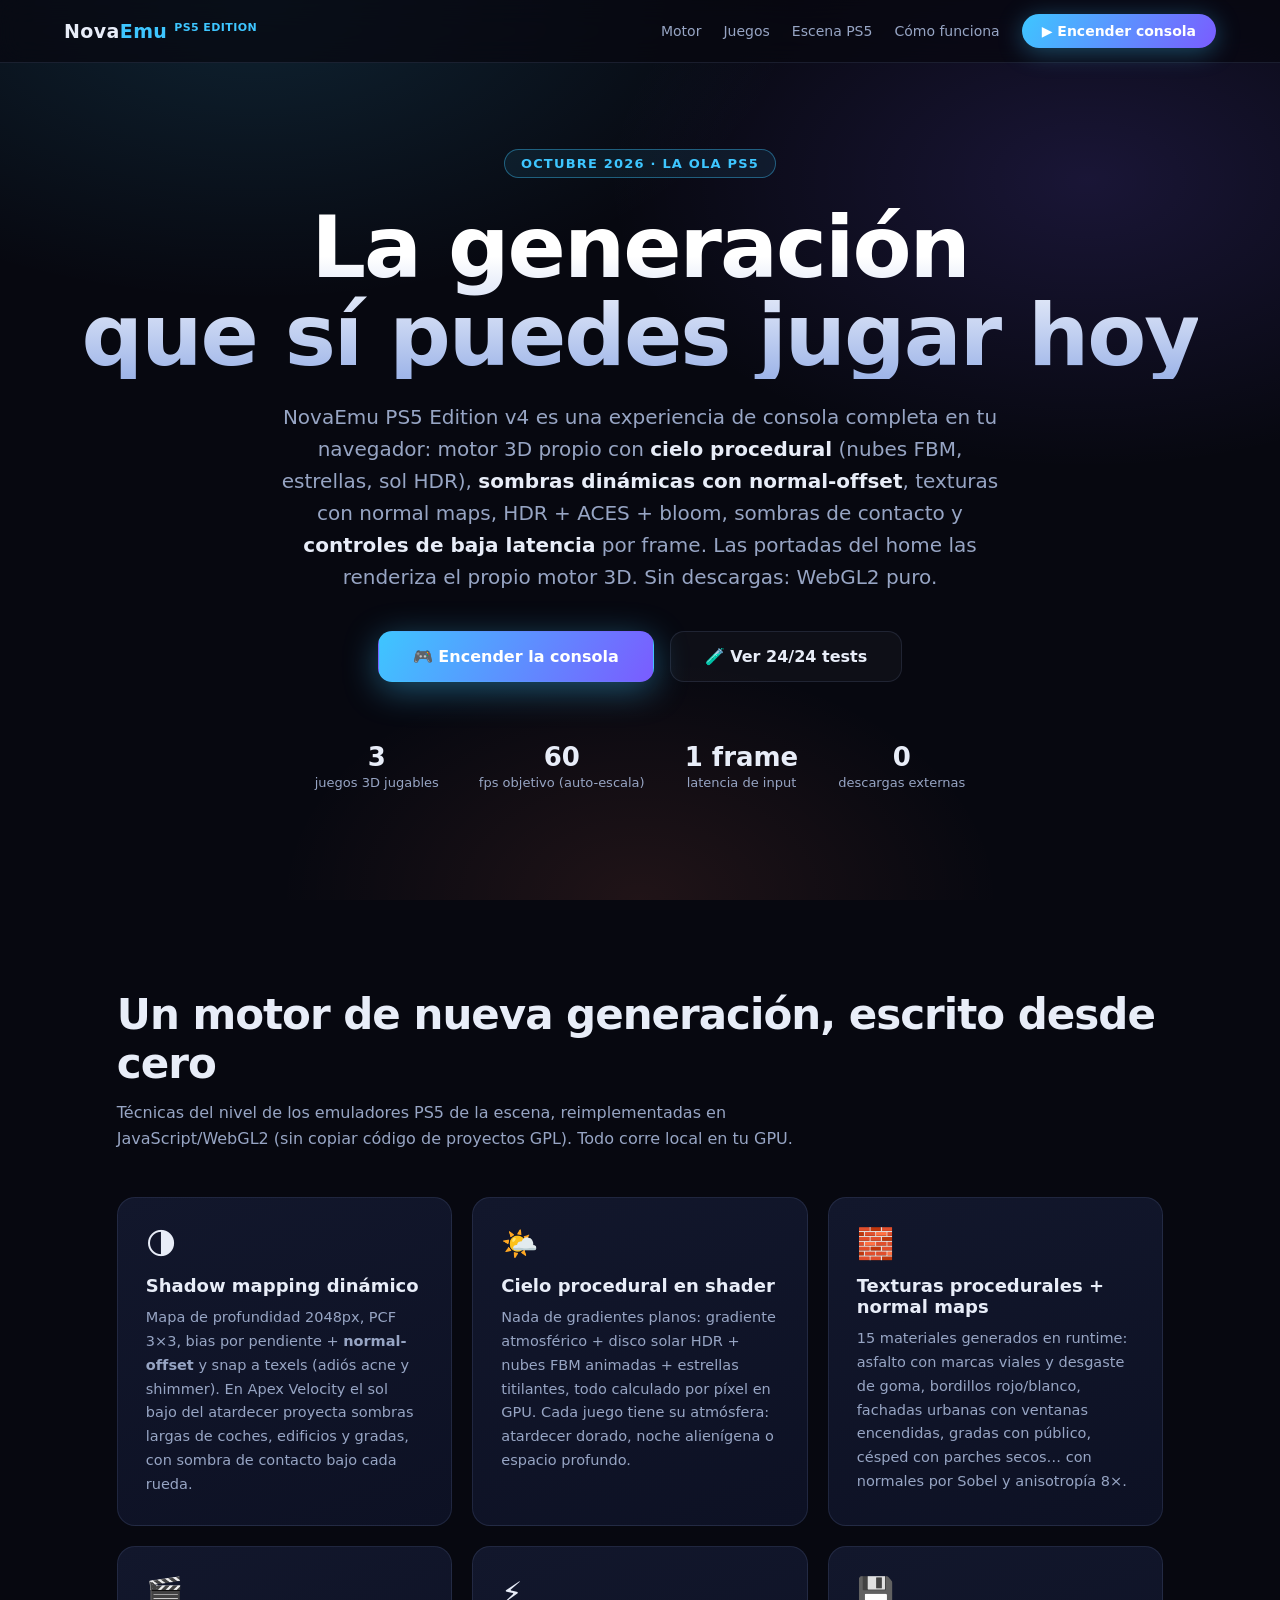
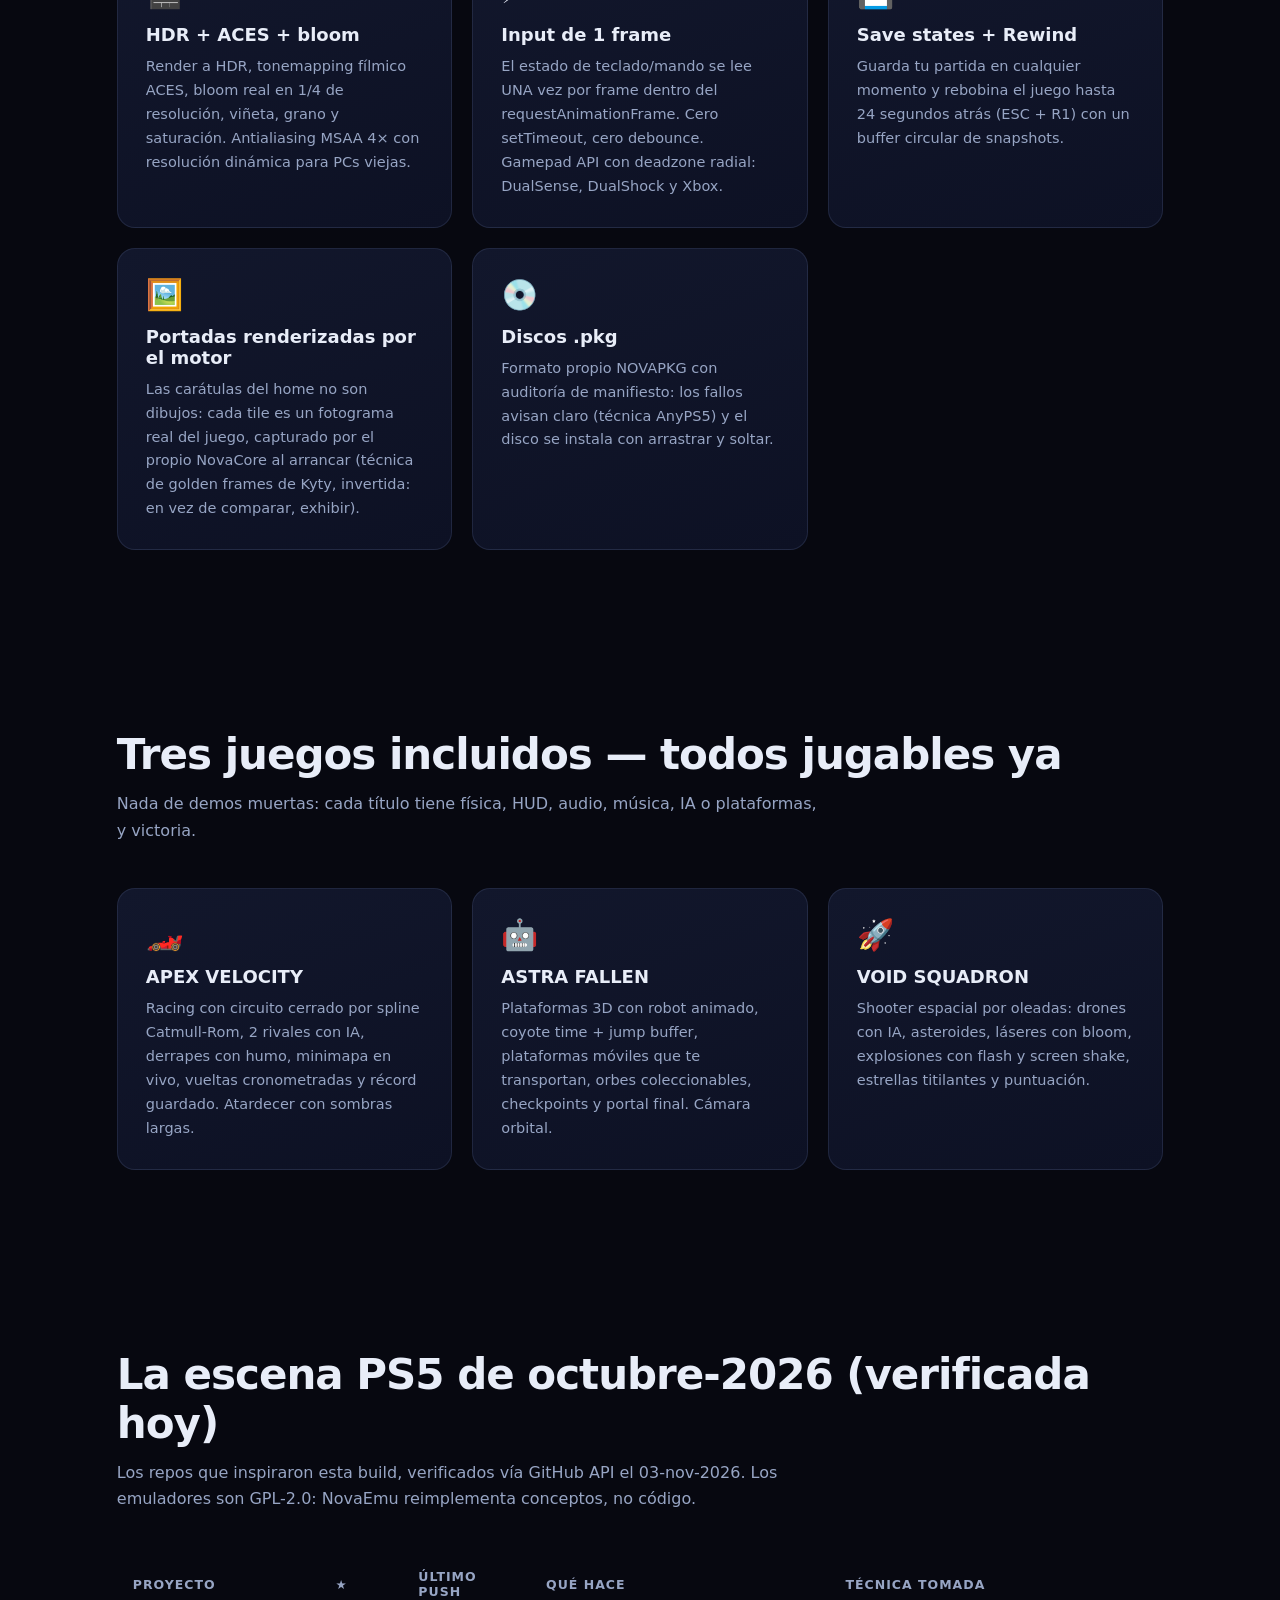
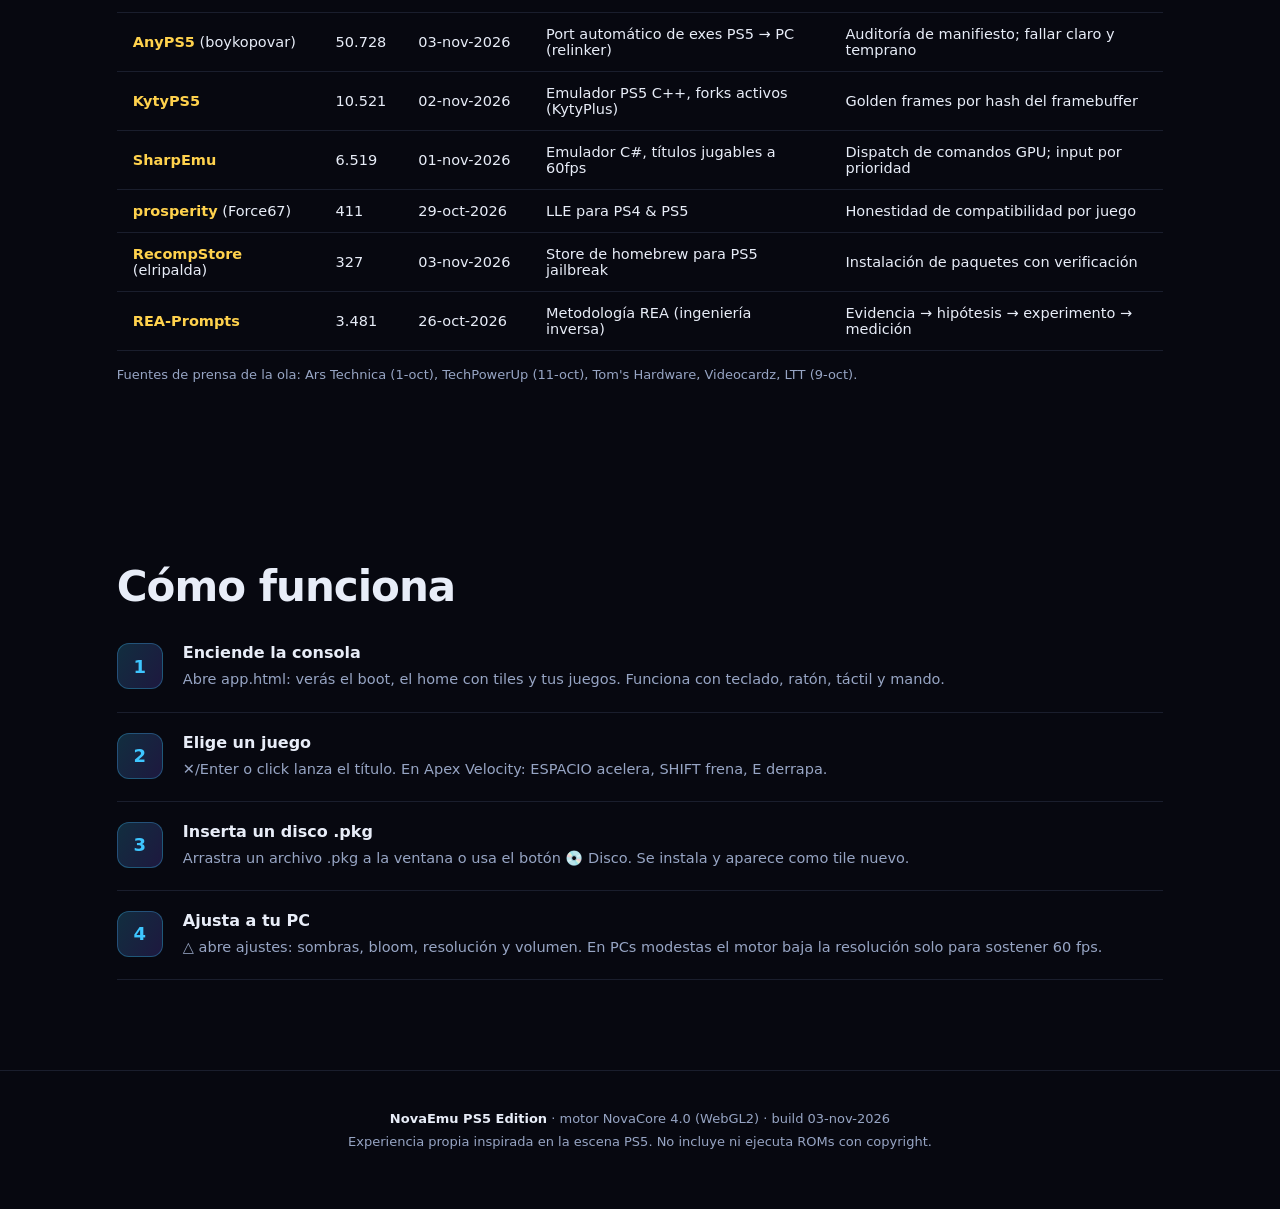
<file: docs/index.html>
<!DOCTYPE html>
<html lang="es">
<head>
<meta charset="UTF-8">
<meta name="viewport" content="width=device-width, initial-scale=1.0">
<title>NovaEmu PS5 Edition v4 — Emulador-experiencia PS5 en tu navegador</title>
<meta name="description" content="Motor WebGL2 con cielo procedural (nubes FBM + estrellas), shadow mapping con normal-offset, texturas procedurales con normal maps, HDR + ACES + bloom, sombras de contacto y controles de baja latencia. 3 juegos 3D jugables con portadas renderizadas por el motor real. Inspirado en la escena PS5 de octubre-2026.">
<link rel="icon" href="data:image/svg+xml,<svg xmlns='http://www.w3.org/2000/svg' viewBox='0 0 100 100'><text y='.9em' font-size='90'>🎮</text></svg>">
<link rel="stylesheet" href="site.css">
</head>
<body>

<header class="land-nav">
  <div class="land-logo">Nova<i>Emu</i> <span style="font-size:11px;color:var(--acc);vertical-align:super">PS5 EDITION</span></div>
  <nav>
    <a href="#motor">Motor</a>
    <a href="#juegos">Juegos</a>
    <a href="#escena">Escena PS5</a>
    <a href="#como">Cómo funciona</a>
    <a class="land-cta" href="app.html">▶ Encender consola</a>
  </nav>
</header>

<section class="hero">
  <div class="hero-badge">OCTUBRE 2026 · LA OLA PS5</div>
  <h1>La generación<br>que sí puedes jugar hoy</h1>
  <p class="lead">NovaEmu PS5 Edition v4 es una experiencia de consola completa en tu navegador:
  motor 3D propio con <b style="color:var(--txt)">cielo procedural</b> (nubes FBM, estrellas, sol HDR),
  <b style="color:var(--txt)">sombras dinámicas con normal-offset</b>, texturas con normal maps,
  HDR + ACES + bloom, sombras de contacto y <b style="color:var(--txt)">controles de baja latencia</b> por frame.
  Las portadas del home las renderiza el propio motor 3D. Sin descargas: WebGL2 puro.</p>
  <div class="hero-btns">
    <a class="btn primary" href="app.html">🎮 Encender la consola</a>
    <a class="btn ghost" href="tests.html">🧪 Ver 24/24 tests</a>
  </div>
  <div class="hero-stats">
    <div class="hstat"><b>3</b><span>juegos 3D jugables</span></div>
    <div class="hstat"><b>60</b><span>fps objetivo (auto-escala)</span></div>
    <div class="hstat"><b>1 frame</b><span>latencia de input</span></div>
    <div class="hstat"><b>0</b><span>descargas externas</span></div>
  </div>
</section>

<section class="land-sec" id="motor">
  <h2>Un motor de nueva generación, escrito desde cero</h2>
  <p class="sub">Técnicas del nivel de los emuladores PS5 de la escena, reimplementadas en JavaScript/WebGL2
  (sin copiar código de proyectos GPL). Todo corre local en tu GPU.</p>
  <div class="grid3">
    <div class="card"><div class="ico">🌗</div><h3>Shadow mapping dinámico</h3>
      <p>Mapa de profundidad 2048px, PCF 3×3, bias por pendiente + <b>normal-offset</b> y snap a texels
      (adiós acne y shimmer). En Apex Velocity el sol bajo del atardecer proyecta sombras largas de coches,
      edificios y gradas, con sombra de contacto bajo cada rueda.</p></div>
    <div class="card"><div class="ico">🌤️</div><h3>Cielo procedural en shader</h3>
      <p>Nada de gradientes planos: gradiente atmosférico + disco solar HDR + nubes FBM animadas
      + estrellas titilantes, todo calculado por píxel en GPU. Cada juego tiene su atmósfera:
      atardecer dorado, noche alienígena o espacio profundo.</p></div>
    <div class="card"><div class="ico">🧱</div><h3>Texturas procedurales + normal maps</h3>
      <p>15 materiales generados en runtime: asfalto con marcas viales y desgaste de goma, bordillos
      rojo/blanco, fachadas urbanas con ventanas encendidas, gradas con público, césped con parches
      secos… con normales por Sobel y anisotropía 8×.</p></div>
    <div class="card"><div class="ico">🎬</div><h3>HDR + ACES + bloom</h3>
      <p>Render a HDR, tonemapping fílmico ACES, bloom real en 1/4 de resolución, viñeta, grano y
      saturación. Antialiasing MSAA 4× con resolución dinámica para PCs viejas.</p></div>
    <div class="card"><div class="ico">⚡</div><h3>Input de 1 frame</h3>
      <p>El estado de teclado/mando se lee UNA vez por frame dentro del requestAnimationFrame.
      Cero setTimeout, cero debounce. Gamepad API con deadzone radial: DualSense, DualShock y Xbox.</p></div>
    <div class="card"><div class="ico">💾</div><h3>Save states + Rewind</h3>
      <p>Guarda tu partida en cualquier momento y rebobina el juego hasta 24 segundos atrás
      (ESC + R1) con un buffer circular de snapshots.</p></div>
    <div class="card"><div class="ico">🖼️</div><h3>Portadas renderizadas por el motor</h3>
      <p>Las carátulas del home no son dibujos: cada tile es un fotograma real del juego, capturado
      por el propio NovaCore al arrancar (técnica de golden frames de Kyty, invertida: en vez de
      comparar, exhibir).</p></div>
    <div class="card"><div class="ico">💿</div><h3>Discos .pkg</h3>
      <p>Formato propio NOVAPKG con auditoría de manifiesto: los fallos avisan claro (técnica AnyPS5)
      y el disco se instala con arrastrar y soltar.</p></div>
  </div>
</section>

<section class="land-sec" id="juegos">
  <h2>Tres juegos incluidos — todos jugables ya</h2>
  <p class="sub">Nada de demos muertas: cada título tiene física, HUD, audio, música, IA o plataformas, y victoria.</p>
  <div class="grid3">
    <div class="card"><div class="ico">🏎️</div><h3>APEX VELOCITY</h3>
      <p>Racing con circuito cerrado por spline Catmull-Rom, 2 rivales con IA, derrapes con humo,
      minimapa en vivo, vueltas cronometradas y récord guardado. Atardecer con sombras largas.</p></div>
    <div class="card"><div class="ico">🤖</div><h3>ASTRA FALLEN</h3>
      <p>Plataformas 3D con robot animado, coyote time + jump buffer, plataformas móviles que te
      transportan, orbes coleccionables, checkpoints y portal final. Cámara orbital.</p></div>
    <div class="card"><div class="ico">🚀</div><h3>VOID SQUADRON</h3>
      <p>Shooter espacial por oleadas: drones con IA, asteroides, láseres con bloom, explosiones con
      flash y screen shake, estrellas titilantes y puntuación.</p></div>
  </div>
</section>

<section class="land-sec" id="escena">
  <h2>La escena PS5 de octubre-2026 (verificada hoy)</h2>
  <p class="sub">Los repos que inspiraron esta build, verificados vía GitHub API el 03-nov-2026.
  Los emuladores son GPL-2.0: NovaEmu reimplementa conceptos, no código.</p>
  <table class="scene-table">
    <thead><tr><th>Proyecto</th><th>★</th><th>Último push</th><th>Qué hace</th><th>Técnica tomada</th></tr></thead>
    <tbody>
      <tr><td><b>AnyPS5</b> (boykopovar)</td><td>50.728</td><td>03-nov-2026</td><td>Port automático de exes PS5 → PC (relinker)</td><td>Auditoría de manifiesto; fallar claro y temprano</td></tr>
      <tr><td><b>KytyPS5</b></td><td>10.521</td><td>02-nov-2026</td><td>Emulador PS5 C++, forks activos (KytyPlus)</td><td>Golden frames por hash del framebuffer</td></tr>
      <tr><td><b>SharpEmu</b></td><td>6.519</td><td>01-nov-2026</td><td>Emulador C#, títulos jugables a 60fps</td><td>Dispatch de comandos GPU; input por prioridad</td></tr>
      <tr><td><b>prosperity</b> (Force67)</td><td>411</td><td>29-oct-2026</td><td>LLE para PS4 & PS5</td><td>Honestidad de compatibilidad por juego</td></tr>
      <tr><td><b>RecompStore</b> (elripalda)</td><td>327</td><td>03-nov-2026</td><td>Store de homebrew para PS5 jailbreak</td><td>Instalación de paquetes con verificación</td></tr>
      <tr><td><b>REA-Prompts</b></td><td>3.481</td><td>26-oct-2026</td><td>Metodología REA (ingeniería inversa)</td><td>Evidencia → hipótesis → experimento → medición</td></tr>
    </tbody>
  </table>
  <p style="color:var(--dim);font-size:13px;margin-top:16px">Fuentes de prensa de la ola: Ars Technica (1-oct), TechPowerUp (11-oct), Tom's Hardware, Videocardz, LTT (9-oct).</p>
</section>

<section class="land-sec" id="como">
  <h2>Cómo funciona</h2>
  <div class="steps">
    <div class="step"><div><h4>Enciende la consola</h4><p>Abre app.html: verás el boot, el home con tiles y tus juegos. Funciona con teclado, ratón, táctil y mando.</p></div></div>
    <div class="step"><div><h4>Elige un juego</h4><p>✕/Enter o click lanza el título. En Apex Velocity: ESPACIO acelera, SHIFT frena, E derrapa.</p></div></div>
    <div class="step"><div><h4>Inserta un disco .pkg</h4><p>Arrastra un archivo .pkg a la ventana o usa el botón 💿 Disco. Se instala y aparece como tile nuevo.</p></div></div>
    <div class="step"><div><h4>Ajusta a tu PC</h4><p>△ abre ajustes: sombras, bloom, resolución y volumen. En PCs modestas el motor baja la resolución solo para sostener 60 fps.</p></div></div>
  </div>
</section>

<footer class="land-foot">
  <p><b>NovaEmu PS5 Edition</b> · motor NovaCore 4.0 (WebGL2) · build 03-nov-2026</p>
  <p style="margin-top:8px">Experiencia propia inspirada en la escena PS5. No incluye ni ejecuta ROMs con copyright.</p>
</footer>

</body>
</html>
</file>
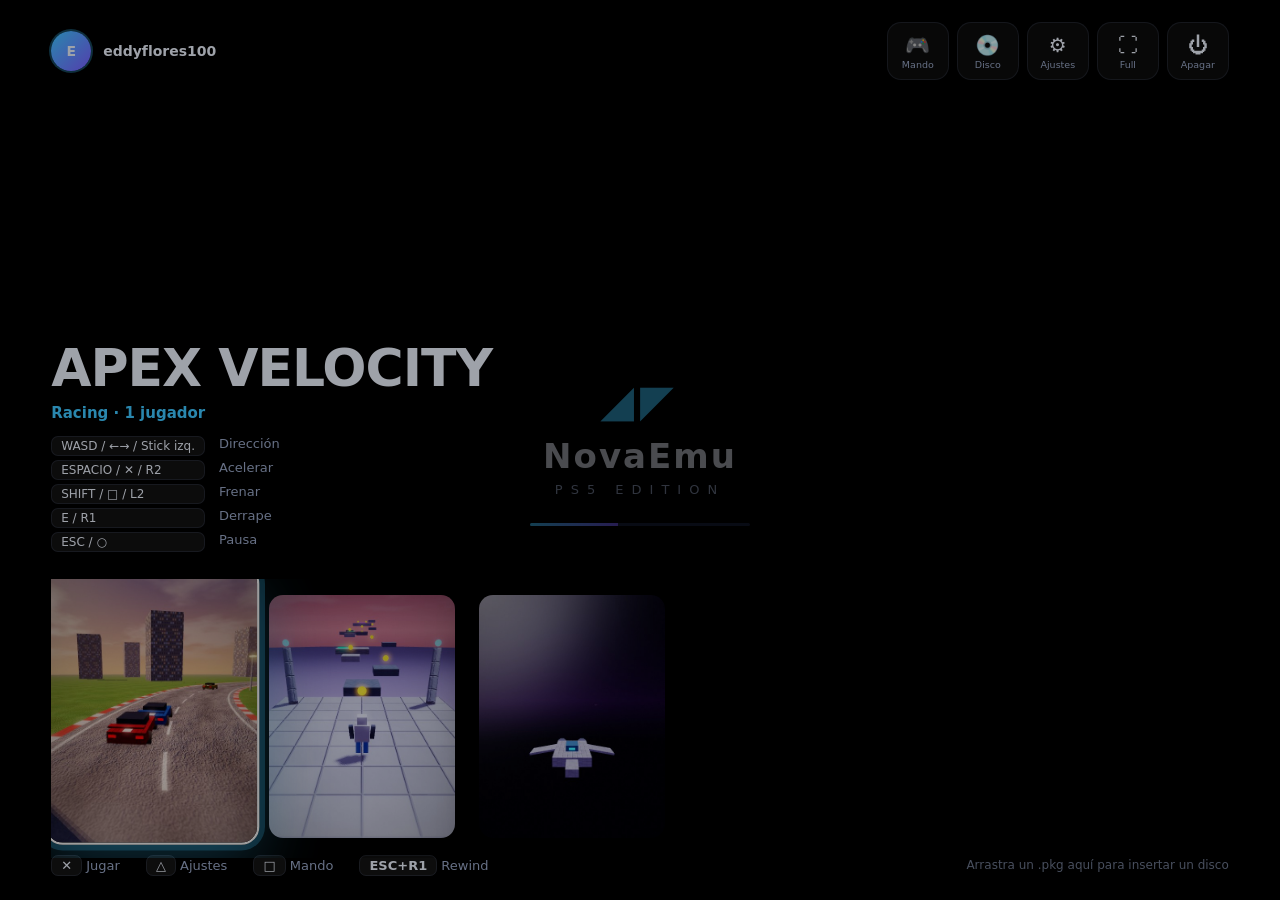
<file: docs/app.html>
<!DOCTYPE html>
<html lang="es">
<head>
<meta charset="UTF-8">
<meta name="viewport" content="width=device-width, initial-scale=1.0, user-scalable=no, viewport-fit=cover">
<title>NovaEmu PS5 Edition — Consola</title>
<meta name="description" content="Emulador-experiencia PS5 en el navegador: 3 juegos 3D con sombras dinámicas, texturas procedurales y controles de baja latencia.">
<link rel="icon" href="data:image/svg+xml,<svg xmlns='http://www.w3.org/2000/svg' viewBox='0 0 100 100'><text y='.9em' font-size='90'>🎮</text></svg>">
<link rel="stylesheet" href="site.css">
</head>
<body class="app-body">
  <!-- fondo animado del home -->
  <canvas id="nv-bg"></canvas>

  <!-- lienzo del juego (WebGL2) -->
  <canvas id="nv-canvas"></canvas>

  <!-- HUD del juego -->
  <div id="nv-hud" class="hidden"></div>

  <!-- FPS -->
  <div id="nv-fps"></div>

  <!-- indicador rewind -->
  <div id="nv-rewind">◄◄ REWIND (ESC+R1)</div>

  <!-- toast -->
  <div id="nv-toast"></div>

  <!-- boot -->
  <div id="nv-boot">
    <div class="boot-logo">
      <div class="boot-sym">◢◤</div>
      <div class="boot-name">NovaEmu</div>
      <div class="boot-sub">PS5 EDITION</div>
      <div class="boot-bar"><i></i></div>
    </div>
  </div>

  <!-- HOME -->
  <div id="nv-home">
    <header class="nv-top">
      <div class="nv-user">
        <div class="nv-avatar">E</div>
        <span>eddyflores100</span>
      </div>
      <nav class="nv-funcs">
        <button id="nv-ctl-btn" class="nv-func" title="Test de mando (□)">🎮<label>Mando</label></button>
        <button id="nv-disc-btn" class="nv-func" title="Insertar disco .pkg">💿<label>Disco</label></button>
        <button id="nv-set-btn" class="nv-func" title="Ajustes (△)">⚙️<label>Ajustes</label></button>
        <button id="nv-fs-btn" class="nv-func" title="Pantalla completa">⛶<label>Full</label></button>
        <button id="nv-pw-btn" class="nv-func" title="Apagar">⏻<label>Apagar</label></button>
      </nav>
    </header>

    <main class="nv-main">
      <div class="nv-info">
        <h1 id="nv-title">APEX VELOCITY</h1>
        <p id="nv-genre">Racing · 1 jugador</p>
        <div id="nv-controls" class="nv-controls"></div>
      </div>
      <div id="nv-row" class="nv-row"></div>
      <footer class="nv-hints">
        <span><b>✕</b> Jugar</span>
        <span><b>△</b> Ajustes</span>
        <span><b>□</b> Mando</span>
        <span><b>ESC+R1</b> Rewind</span>
        <span class="nv-dragtip">Arrastra un .pkg aquí para insertar un disco</span>
      </footer>
    </main>
    <input type="file" id="nv-disc-input" accept=".pkg,.json,application/json" hidden>
  </div>

  <!-- PAUSA -->
  <div id="nv-pause" class="hidden">
    <div class="pause-box">
      <h2>PAUSA</h2>
      <button id="nv-pause-resume">▶ Continuar</button>
      <button id="nv-pause-save">💾 Guardar partida</button>
      <button id="nv-pause-load">📂 Cargar partida</button>
      <button id="nv-pause-restart">↻ Reiniciar</button>
      <button id="nv-pause-set">⚙ Ajustes</button>
      <button id="nv-pause-quit" class="danger">✕ Salir al inicio</button>
      <p class="pause-hint">✕ / Enter continúa · ○ / ESC vuelve</p>
    </div>
  </div>

  <!-- PANEL: mando -->
  <div id="panel-ctl" class="nv-panel">
    <div class="panel-box">
      <h3>Test de mando <button data-close class="x">✕</button></h3>
      <canvas id="ctl-canvas" width="460" height="300"></canvas>
      <p class="panel-note">Mueve sticks y botones: se leen por frame (RAF), latencia mínima. Compatible DualSense/DualShock/Xbox (Gamepad API).</p>
    </div>
  </div>

  <!-- PANEL: ajustes -->
  <div id="panel-set" class="nv-panel">
    <div class="panel-box">
      <h3>Ajustes <button data-close class="x">✕</button></h3>
      <div class="set-row"><label>Volumen</label><input id="set-volume" type="range" min="0" max="1" step="0.05"></div>
      <div class="set-row"><label>Sombras</label>
        <select id="set-shadows">
          <option value="high">Alta (2048px)</option>
          <option value="med">Media (1024px)</option>
          <option value="off">Desactivadas</option>
        </select></div>
      <div class="set-row"><label>Bloom</label><input id="set-bloom" type="checkbox"></div>
      <div class="set-row"><label>Resolución</label>
        <select id="set-res">
          <option value="auto">Automática (60 fps)</option>
          <option value="1">100%</option>
          <option value="0.75">75%</option>
          <option value="0.6">60%</option>
        </select></div>
      <div class="set-row"><label>Contador FPS</label><input id="set-fps" type="checkbox"></div>
      <p class="panel-note">En PCs viejas el motor baja la resolución sola para mantener 60 fps (resolución dinámica).</p>
    </div>
  </div>

  <!-- PANEL: ayuda -->
  <div id="panel-help" class="nv-panel">
    <div class="panel-box">
      <h3>Controles <button data-close class="x">✕</button></h3>
      <div id="nv-controls-modal"></div>
    </div>
  </div>

  <script src="assets/nova-core.js"></script>
  <script src="assets/nova-tex.js"></script>
  <script src="assets/input.js"></script>
  <script src="assets/audio.js"></script>
  <script src="assets/pkg.js"></script>
  <script src="assets/game-racer.js"></script>
  <script src="assets/game-runner.js"></script>
  <script src="assets/game-space.js"></script>
  <script src="assets/console.js"></script>
</body>
</html>
</file>
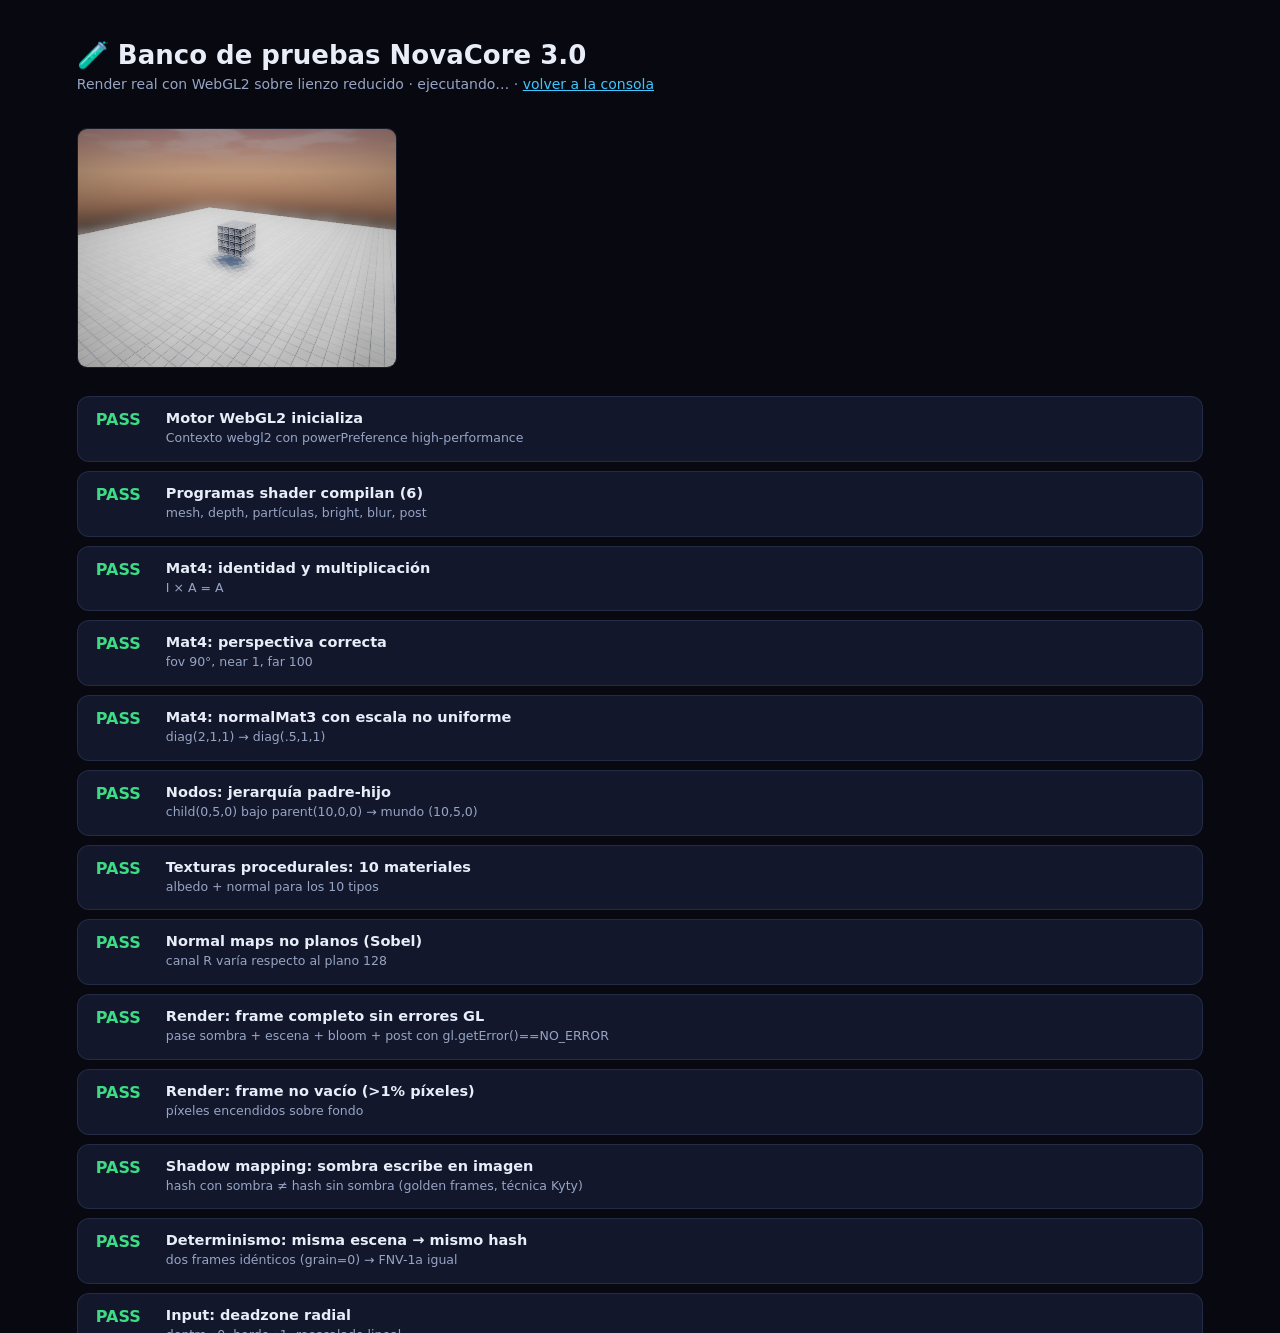
<file: docs/tests.html>
<!DOCTYPE html>
<html lang="es">
<head>
<meta charset="UTF-8">
<meta name="viewport" content="width=device-width, initial-scale=1.0">
<title>NovaEmu — Banco de pruebas (18 tests)</title>
<link rel="icon" href="data:image/svg+xml,<svg xmlns='http://www.w3.org/2000/svg' viewBox='0 0 100 100'><text y='.9em' font-size='90'>🧪</text></svg>">
<style>
  :root { --bg:#070810; --card:#12172c; --line:rgba(140,160,220,.14); --txt:#e8edf8; --dim:#97a5c4; --ok:#3ddc84; --fail:#ff5d6c; --acc:#3ec6ff; }
  * { margin:0; padding:0; box-sizing:border-box; }
  body { font-family:'Inter','Segoe UI',system-ui,sans-serif; background:var(--bg); color:var(--txt); padding:40px 6vw; }
  h1 { font-size:26px; margin-bottom:6px; }
  .sum { color:var(--dim); margin-bottom:26px; font-size:14px; }
  .sum b.ok { color:var(--ok); } .sum b.fail { color:var(--fail); }
  .test { display:flex; gap:14px; align-items:flex-start; padding:13px 18px; border:1px solid var(--line); border-radius:12px; margin-bottom:9px; background:var(--card); }
  .test .st { font-weight:800; width:56px; flex:0 0 56px; }
  .test.pass .st { color:var(--ok); } .test.fail .st { color:var(--fail); }
  .test h3 { font-size:14.5px; margin-bottom:3px; }
  .test p { color:var(--dim); font-size:12.5px; line-height:1.5; }
  #glcanvas { width:320px; height:240px; border:1px solid var(--line); border-radius:10px; margin: 10px 0 24px; }
  a { color:var(--acc); }
</style>
</head>
<body>
<h1>🧪 Banco de pruebas NovaCore 3.0</h1>
<p class="sum">Render real con WebGL2 sobre lienzo reducido · <span id="summary">ejecutando…</span> · <a href="app.html">volver a la consola</a></p>
<canvas id="glcanvas" width="320" height="240"></canvas>
<div id="results"></div>

<script src="assets/nova-core.js"></script>
<script src="assets/nova-tex.js"></script>
<script src="assets/input.js"></script>
<script src="assets/audio.js"></script>
<script src="assets/pkg.js"></script>
<script src="assets/game-racer.js"></script>
<script src="assets/game-runner.js"></script>
<script src="assets/game-space.js"></script>
<script>
'use strict';
(() => {
  const R = document.getElementById('results');
  const tests = [];
  const T = (name, fn, desc) => tests.push({ name, fn, desc });
  const ok = [], fail = [];
  window.__jsErrors = 0;
  window.onerror = () => { window.__jsErrors++; };

  function add(name, passed, info) {
    const d = document.createElement('div');
    d.className = 'test ' + (passed ? 'pass' : 'fail');
    d.innerHTML = `<div class="st">${passed ? 'PASS' : 'FAIL'}</div><div><h3>${name}</h3><p>${info || ''}</p></div>`;
    R.appendChild(d);
    (passed ? ok : fail).push(name);
  }

  /* ---------- setup del motor real ---------- */
  let renderer, texF, geoF, scene;
  const canvas = document.getElementById('glcanvas');
  try {
    renderer = new NovaCore.NovaRenderer(canvas, { shadowSize: 512, autoRes: false, grain: 0 });
    texF = new NovaTex.TexFactory(renderer);
    geoF = new NovaTex.GeoFactory(renderer);
  } catch (e) {
    add('Motor WebGL2 inicializa', false, e.message);
  }

  function buildScene() {
    scene = [];
    const mTiles = texF.get('tiles', 128, 3);
    const ground = new NovaCore.Node(geoF.plane(20, 20, 1, 1, 4, true), { albedo: mTiles.albedo, normal: mTiles.normal, rough: mTiles.rough, normalScale: mTiles.normalScale, castShadow: false });
    scene.push(ground);
    const box = new NovaCore.Node(geoF.box(1, 1, 1, 1), { albedo: texF.get('hull', 128, 5).albedo, normal: texF.get('hull', 128, 5).normal, rough: 0.4, metal: 0.5 });
    box.pos = [0, 1.2, 0];
    scene.push(box);
    const sky = new NovaCore.Node(geoF.sphere(60, 16, 10, true), { albedo: texF.skyGradient([{ t: 0, c: [30, 40, 80] }, { t: 1, c: [200, 140, 90] }]), unlit: true, sky: true, emissive: [1, 1, 1], castShadow: false });
    scene.push(sky);
    return scene;
  }

  function renderFrame(strength) {
    renderer.sun.strength = strength;
    renderer.camera.pos = [4, 3.5, 6];
    renderer.camera.target = [0, 0.8, 0];
    renderer.render(buildScene(), null, 0.016);
    return renderer.frameHash();
  }

  /* ---------- TESTS ---------- */
  T('Motor WebGL2 inicializa', () => {
    return !!renderer && renderer.gl instanceof WebGL2RenderingContext;
  }, 'Contexto webgl2 con powerPreference high-performance');

  T('Programas shader compilan (6)', () => {
    return !!(renderer.mesh.prog && renderer.depth.prog && renderer.part.prog && renderer.bright.prog && renderer.blur.prog && renderer.post.prog);
  }, 'mesh, depth, partículas, bright, blur, post');

  T('Mat4: identidad y multiplicación', () => {
    const I = NovaCore.M4.ident(), A = NovaCore.M4.ident();
    A[0] = 2; A[5] = 3; A[10] = 4; A[12] = 5; A[13] = 6; A[14] = 7;
    const out = NovaCore.M4.mul(NovaCore.M4.ident(), I, A);
    return out[0] === 2 && out[5] === 3 && out[10] === 4 && out[12] === 5 && out[13] === 6 && out[14] === 7;
  }, 'I × A = A');

  T('Mat4: perspectiva correcta', () => {
    const p = NovaCore.M4.perspective(NovaCore.M4.ident(), Math.PI / 2, 1, 1, 100);
    // f=1/tan(45°)=1; [10]=(far+near)/(near-far) = 101/-99 ≈ -1.0202; [14] = 2*100/−99 ≈ −2.0202
    return Math.abs(p[0] - 1) < 1e-6 && Math.abs(p[10] + 1.020202) < 1e-4 && Math.abs(p[14] + 2.020202) < 1e-4 && p[11] === -1;
  }, 'fov 90°, near 1, far 100');

  T('Mat4: normalMat3 con escala no uniforme', () => {
    const m = NovaCore.M4.compose(NovaCore.M4.ident(), [0, 0, 0], [0, 0, 0], [2, 1, 1]);
    const n = NovaCore.M4.normalMat3(new Float32Array(9), m);
    // inversa-traspuesta de diag(2,1,1) = diag(0.5,1,1)
    return Math.abs(n[0] - 0.5) < 1e-6 && Math.abs(n[4] - 1) < 1e-6 && Math.abs(n[8] - 1) < 1e-6;
  }, 'diag(2,1,1) → diag(.5,1,1)');

  T('Nodos: jerarquía padre-hijo', () => {
    const parent = new NovaCore.Node(geoF.box(1, 1, 1), {});
    parent.pos = [10, 0, 0];
    const child = new NovaCore.Node(geoF.box(1, 1, 1), {});
    child.pos = [0, 5, 0]; child.parent = parent;
    parent.world(); const p = NovaCore.M4.transformPoint(child.world(), [0, 0, 0]);
    return Math.abs(p[0] - 10) < 1e-6 && Math.abs(p[1] - 5) < 1e-6;
  }, 'child(0,5,0) bajo parent(10,0,0) → mundo (10,5,0)');

  T('Texturas procedurales: 10 materiales', () => {
    const kinds = ['asphalt', 'concrete', 'tiles', 'brushed', 'hull', 'grass', 'sand', 'hexpanel', 'marble', 'neon'];
    for (const k of kinds) {
      const s = texF.get(k, 128, 11);
      if (!s.albedo || !s.normal || !s.albedo.tex) return false;
    }
    return true;
  }, 'albedo + normal para los 10 tipos');

  T('Normal maps no planos (Sobel)', () => {
    const gl = renderer.gl;
    const s = texF.get('tiles', 128, 3);
    gl.bindFramebuffer(gl.FRAMEBUFFER, null);
    const fb = gl.createFramebuffer();
    gl.bindFramebuffer(gl.FRAMEBUFFER, fb);
    gl.framebufferTexture2D(gl.FRAMEBUFFER, gl.COLOR_ATTACHMENT0, gl.TEXTURE_2D, s.normal.tex, 0);
    const px = new Uint8Array(128 * 128 * 4);
    gl.readPixels(0, 0, 128, 128, gl.RGBA, gl.UNSIGNED_BYTE, px);
    gl.deleteFramebuffer(fb);
    gl.bindFramebuffer(gl.FRAMEBUFFER, null);
    let varSum = 0;
    for (let i = 0; i < px.length; i += 4 * 97) varSum += Math.abs(px[i] - 128);
    return varSum > 500; // variación real en canal R
  }, 'canal R varía respecto al plano 128');

  T('Render: frame completo sin errores GL', () => {
    renderFrame(1);
    const errs = renderer.glErrors();
    return errs === 0;
  }, 'pase sombra + escena + bloom + post con gl.getError()==NO_ERROR');

  T('Render: frame no vacío (>1% píxeles)', () => {
    const h = renderFrame(1);
    const ratio = h.nonBlack / (h.w * h.h);
    return ratio > 0.01;
  }, `píxeles encendidos sobre fondo`);

  T('Shadow mapping: sombra escribe en imagen', () => {
    const withS = renderFrame(1);
    const noS = renderFrame(0);
    return withS.hash !== noS.hash;
  }, 'hash con sombra ≠ hash sin sombra (golden frames, técnica Kyty)');

  T('Determinismo: misma escena → mismo hash', () => {
    const a = renderFrame(1), b = renderFrame(1);
    return a.hash === b.hash;
  }, 'dos frames idénticos (grain=0) → FNV-1a igual');

  T('Input: deadzone radial', () => {
    const dz = NovaInput.applyDeadzone;
    const c1 = dz(0.1, 0), c2 = dz(1, 0), c3 = dz(0.5, 0);
    return c1[0] === 0 && Math.abs(c2[0] - 1) < 1e-6 && Math.abs(c3[0] - (0.5 - 0.18) / 0.82) < 1e-6;
  }, 'dentro→0, borde→1, reescalado lineal');

  T('Input: edge detection por frame', () => {
    const inp = new NovaInput(canvas);
    window.dispatchEvent(new KeyboardEvent('keydown', { code: 'Space', bubbles: true, cancelable: true }));
    inp.update();
    const first = inp.pressed('cross');
    inp.update();
    const second = inp.pressed('cross');
    window.dispatchEvent(new KeyboardEvent('keyup', { code: 'Space', bubbles: true }));
    inp.update();
    const released = inp.released('cross');
    return first === true && second === false && released === true;
  }, 'keydown → pressed solo 1 frame; keyup → released');

  T('PKG: disco válido se acepta', () => {
    const v = NovaPKG.validate({ magic: 'NOVAPKG', format: 3, game: 'racer', title: 'Test' });
    return v.ok === true && v.warns.length === 0;
  }, 'magic+format+game correctos');

  T('PKG: disco inválido se rechaza', () => {
    const v = NovaPKG.validate({ magic: 'XXXX', game: '' });
    return v.ok === false && v.errs.length >= 1;
  }, 'magic incorrecto + sin game → errores claros');

  T('Audio: API presente y sintetizador completo', () => {
    const supported = !!(window.AudioContext || window.webkitAudioContext);
    const a = new NovaAudio();
    const methods = ['unlock', 'sfx', 'engineStart', 'engineUpdate', 'engineStop', 'musicStart', 'musicStop'].every(m => typeof a[m] === 'function');
    return supported && methods;
  }, 'AudioContext disponible + 7 métodos del sintetizador');

  T('Juegos: 3 registros con interfaz completa', () => {
    const G = window.NovaGames;
    const need = ['create', 'title', 'controls', 'gradient'];
    return ['racer', 'runner', 'space'].every(k => G[k] && need.every(n => G[k][n] !== undefined));
  }, 'racer, runner, space con create/controls/portada');

  T('Save state: ida y vuelta serializable', () => {
    const fake = { pos: [1.5, 2, -3.25], vel: [0, 0, 0], got: [true, false] };
    const rt = JSON.parse(JSON.stringify(fake));
    return rt.pos[0] === 1.5 && rt.pos[2] === -3.25 && rt.got[0] === true;
  }, 'JSON round-trip sin pérdida');

  T('Texturas v4: materiales nuevos presentes', () => {
    const K = NovaTex.TEX_KINDS;
    return ['road', 'curb', 'facade', 'crowd', 'blob'].every(k => typeof K[k] === 'function');
  }, 'road/curb/facade/crowd/blob generan');

  T('Texturas v4: blob con canal alpha real', () => {
    const N = NovaTex.makeNoise(1);
    const d = NovaTex.TEX_KINDS.blob(N, 32);
    return !!(d.alpha && d.alpha[0] === 0 && d.alpha[(16 * 32 + 16)] > 100);
  }, 'borde transparente, centro opaco (sombra de contacto)');

  T('Cielo procedural: uniforms compilados en el programa', () => {
    const u = renderer.mesh.u;
    return u.uSkyTop !== undefined && u.uSkyHor !== undefined && u.uSkyGnd !== undefined
      && u.uCloudAmt !== undefined && u.uStarsAmt !== undefined && u.uNorOffset !== undefined;
  }, 'skyTop/skyHor/skyGnd/clouds/stars/norOffset activos');

  T('Input: fallback de teclado (evento sin code)', () => {
    const inp = new NovaInput(document.createElement('canvas'));
    dispatchEvent(new KeyboardEvent('keydown', { code: '', key: 'a' }));
    inp.update();
    const mx = inp.state.mx;
    dispatchEvent(new KeyboardEvent('keyup', { code: '', key: 'a' }));
    inp.update();
    return mx === -1 && inp.state.mx === 0;
  }, 'e.key deducido cuando code viene vacío; suelto vuelve a 0');

  T('Portadas 3D: pipeline fixedSize renderiza y exporta', () => {
    const cv = document.createElement('canvas');
    cv.width = 64; cv.height = 64;
    const R = new NovaCore.NovaRenderer(cv, { shadowSize: 256, preserve: true, fixedSize: true });
    const tf = new NovaTex.TexFactory(R), gf = new NovaTex.GeoFactory(R);
    const m = tf.get('tiles', 64, 3);
    const n = new NovaCore.Node(gf.box(1, 1, 1, 1), { albedo: m.albedo, normal: m.normal, rough: 0.4 });
    n.pos = [0, 0, 2.2];
    R.camera.pos = [0, 0, 0]; R.camera.target = [0, 0, 1];
    R.render([n], null, 0.016);
    const url = cv.toDataURL('image/jpeg', 0.8);
    const errs = R.glErrors();
    return url.startsWith('data:image/jpeg') && url.length > 500 && errs === 0;
  }, 'renderer fuera del DOM respeta tamaño fijo y exporta JPEG');

  /* ---------- run ---------- */
  let i = 0;
  function run() {
    if (i >= tests.length) {
      const s = document.getElementById('summary');
      s.innerHTML = `<b class="${fail.length ? 'fail' : 'ok'}">${ok.length}/${tests.length} PASS</b>` +
        (fail.length ? ` · <b class="fail">${fail.length} FALLOS</b>` : ' · TODO EN ORDEN') +
        ` · errores JS: ${window.__jsErrors}`;
      s.dataset.done = '1';
      document.title = `${ok.length}/${tests.length} — NovaEmu tests`;
      return;
    }
    const t = tests[i++];
    try {
      const r = t.fn();
      add(t.name, !!r, t.desc);
    } catch (e) {
      add(t.name, false, 'EXCEPCIÓN: ' + e.message);
    }
    setTimeout(run, 30);
  }
  if (renderer) setTimeout(run, 200);
  else document.getElementById('summary').textContent = 'SIN WEBGL2 — no se puede ejecutar';
})();
</script>
</body>
</html>
</file>
<file: docs/site.css>
/* ============================================================
   NovaEmu PS5 Edition — Estilos (landing + consola)
   ============================================================ */
:root {
  --bg: #070810;
  --bg2: #0d1022;
  --card: #12172c;
  --line: rgba(140, 160, 220, 0.14);
  --txt: #e8edf8;
  --dim: #97a5c4;
  --acc: #3ec6ff;
  --acc2: #7a5cff;
  --gold: #ffd24d;
  --danger: #ff5d6c;
  --radius: 18px;
}
* { margin: 0; padding: 0; box-sizing: border-box; }
html { scroll-behavior: smooth; }
body {
  font-family: 'Inter', 'Segoe UI', system-ui, -apple-system, sans-serif;
  background: var(--bg);
  color: var(--txt);
  -webkit-font-smoothing: antialiased;
  overflow-x: hidden;
}
button { font-family: inherit; cursor: pointer; }
a { color: var(--acc); text-decoration: none; }

/* ============ LANDING ============ */
.land-nav {
  position: fixed; top: 0; left: 0; right: 0; z-index: 50;
  display: flex; align-items: center; justify-content: space-between;
  padding: 14px 5vw;
  background: rgba(7, 8, 16, 0.72);
  backdrop-filter: blur(14px);
  border-bottom: 1px solid var(--line);
}
.land-logo { font-weight: 800; font-size: 19px; letter-spacing: 0.4px; }
.land-logo i { color: var(--acc); font-style: normal; }
.land-nav nav { display: flex; gap: 22px; align-items: center; font-size: 14px; }
.land-nav nav a { color: var(--dim); transition: color .2s; }
.land-nav nav a:hover { color: var(--txt); }
.land-cta {
  background: linear-gradient(120deg, var(--acc), var(--acc2));
  color: #fff !important; padding: 9px 20px; border-radius: 999px; font-weight: 700;
  box-shadow: 0 4px 24px rgba(62, 198, 255, 0.35);
}
.hero {
  position: relative; min-height: 100vh;
  display: flex; flex-direction: column; justify-content: center; align-items: center;
  text-align: center; padding: 120px 6vw 80px;
  background:
    radial-gradient(900px 500px at 20% 0%, rgba(62, 198, 255, 0.14), transparent 60%),
    radial-gradient(800px 480px at 85% 20%, rgba(122, 92, 255, 0.16), transparent 60%),
    radial-gradient(600px 400px at 50% 100%, rgba(255, 122, 89, 0.10), transparent 60%);
  overflow: hidden;
}
.hero-badge {
  border: 1px solid rgba(62, 198, 255, 0.4); color: var(--acc);
  padding: 6px 16px; border-radius: 999px; font-size: 13px; font-weight: 600;
  letter-spacing: 1.2px; margin-bottom: 26px;
  background: rgba(62, 198, 255, 0.08);
}
.hero h1 {
  font-size: clamp(42px, 7vw, 86px); font-weight: 900; line-height: 1.02;
  letter-spacing: -2px; margin-bottom: 22px;
  background: linear-gradient(180deg, #fff 30%, #9db4e8);
  -webkit-background-clip: text; background-clip: text; color: transparent;
}
.hero p.lead { font-size: clamp(16px, 2vw, 20px); color: var(--dim); max-width: 720px; line-height: 1.6; margin-bottom: 38px; }
.hero-btns { display: flex; gap: 16px; flex-wrap: wrap; justify-content: center; }
.btn {
  padding: 15px 34px; border-radius: 14px; font-size: 16px; font-weight: 700;
  border: 1px solid transparent; transition: transform .15s ease, box-shadow .2s;
}
.btn.primary {
  background: linear-gradient(120deg, var(--acc), var(--acc2)); color: #fff;
  box-shadow: 0 8px 34px rgba(62, 198, 255, 0.4);
}
.btn.primary:hover { transform: translateY(-2px); box-shadow: 0 12px 44px rgba(62, 198, 255, 0.55); }
.btn.ghost { border-color: var(--line); color: var(--txt); background: rgba(255,255,255,0.03); }
.btn.ghost:hover { border-color: var(--acc); }
.hero-stats { display: flex; gap: 40px; margin-top: 60px; flex-wrap: wrap; justify-content: center; }
.hstat b { font-size: 26px; display: block; }
.hstat span { color: var(--dim); font-size: 13px; }

section.land-sec { padding: 90px 6vw; max-width: 1200px; margin: 0 auto; }
.land-sec > h2 { font-size: clamp(28px, 4vw, 42px); font-weight: 800; letter-spacing: -1px; margin-bottom: 12px; }
.land-sec > p.sub { color: var(--dim); margin-bottom: 44px; max-width: 700px; line-height: 1.65; }
.grid3 { display: grid; grid-template-columns: repeat(auto-fit, minmax(280px, 1fr)); gap: 20px; }
.card {
  background: linear-gradient(160deg, var(--card), #0d1124);
  border: 1px solid var(--line); border-radius: var(--radius);
  padding: 28px; transition: transform .2s, border-color .2s;
}
.card:hover { transform: translateY(-4px); border-color: rgba(62, 198, 255, 0.4); }
.card .ico { font-size: 30px; margin-bottom: 14px; }
.card h3 { font-size: 18px; margin-bottom: 10px; }
.card p { color: var(--dim); font-size: 14.5px; line-height: 1.65; }

.scene-table { width: 100%; border-collapse: collapse; font-size: 14.5px; }
.scene-table th, .scene-table td { text-align: left; padding: 13px 16px; border-bottom: 1px solid var(--line); }
.scene-table th { color: var(--dim); font-weight: 600; font-size: 12.5px; text-transform: uppercase; letter-spacing: 1px; }
.scene-table td b { color: var(--gold); }
.scene-table tr:hover td { background: rgba(62, 198, 255, 0.04); }

.steps { counter-reset: st; }
.step { display: flex; gap: 20px; padding: 20px 0; border-bottom: 1px solid var(--line); }
.step::before {
  counter-increment: st; content: counter(st);
  flex: 0 0 44px; height: 44px; border-radius: 12px;
  display: flex; align-items: center; justify-content: center;
  background: linear-gradient(120deg, rgba(62,198,255,.2), rgba(122,92,255,.2));
  color: var(--acc); font-weight: 800; font-size: 18px;
  border: 1px solid rgba(62, 198, 255, 0.3);
}
.step h4 { margin-bottom: 6px; }
.step p { color: var(--dim); font-size: 14.5px; line-height: 1.6; }

.land-foot { padding: 40px 6vw 60px; color: var(--dim); font-size: 13px; text-align: center; border-top: 1px solid var(--line); }
.land-foot b { color: var(--txt); }

/* ============ CONSOLA (app.html) ============ */
.app-body { overflow: hidden; height: 100vh; }
#nv-canvas {
  position: fixed; inset: 0; width: 100vw; height: 100vh; display: block;
  background: #000; z-index: 1; touch-action: none;
}
#nv-bg { position: fixed; inset: 0; z-index: 0; width: 100vw; height: 100vh; }
.hidden { display: none !important; }

/* boot */
#nv-boot {
  position: fixed; inset: 0; z-index: 100; background: #000;
  display: flex; align-items: center; justify-content: center;
  transition: opacity .6s;
}
.boot-logo { text-align: center; }
.boot-sym { font-size: 44px; color: var(--acc); letter-spacing: 6px; animation: pulse 1.6s infinite; }
.boot-name { font-size: 34px; font-weight: 900; margin-top: 10px; letter-spacing: 2px; }
.boot-sub { color: var(--dim); letter-spacing: 8px; font-size: 13px; margin-top: 6px; }
.boot-bar { width: 220px; height: 3px; background: #1c2340; border-radius: 3px; margin: 26px auto 0; overflow: hidden; }
.boot-bar i { display: block; height: 100%; width: 40%; background: linear-gradient(90deg, var(--acc), var(--acc2)); animation: slide 1.4s infinite; }
@keyframes pulse { 50% { opacity: 0.55; } }
@keyframes slide { from { transform: translateX(-100%); } to { transform: translateX(320%); } }

/* home */
#nv-home { position: fixed; inset: 0; z-index: 10; display: flex; flex-direction: column; }
.nv-top { display: flex; justify-content: space-between; align-items: center; padding: 22px 4vw 8px; }
.nv-user { display: flex; align-items: center; gap: 12px; font-weight: 600; font-size: 14px; }
.nv-avatar {
  width: 40px; height: 40px; border-radius: 50%;
  background: linear-gradient(135deg, var(--acc), var(--acc2));
  display: flex; align-items: center; justify-content: center; font-weight: 800;
  box-shadow: 0 0 0 2px rgba(62, 198, 255, 0.35);
}
.nv-funcs { display: flex; gap: 8px; }
.nv-func {
  background: rgba(255,255,255,0.05); border: 1px solid var(--line);
  width: 62px; height: 58px; border-radius: 14px; color: var(--txt);
  font-size: 20px; display: flex; flex-direction: column; align-items: center; justify-content: center;
  transition: all .18s;
}
.nv-func label { font-size: 9.5px; color: var(--dim); margin-top: 2px; cursor: pointer; }
.nv-func:hover { background: rgba(62, 198, 255, 0.12); border-color: var(--acc); transform: translateY(-2px); }

.nv-main { flex: 1; display: flex; flex-direction: column; justify-content: flex-end; padding: 0 4vw 3vh; }
.nv-info { margin-bottom: 3vh; max-width: 640px; }
.nv-info h1 { font-size: clamp(28px, 4.4vw, 52px); font-weight: 900; letter-spacing: -1px; text-shadow: 0 4px 30px rgba(0,0,0,0.6); }
.nv-info p { color: var(--acc); font-size: 15px; margin-top: 6px; font-weight: 600; }
.nv-controls { display: grid; grid-template-columns: auto 1fr; gap: 4px 14px; margin-top: 14px; font-size: 13px; color: var(--dim); }
.nv-controls .k { color: var(--txt); background: rgba(255,255,255,0.07); padding: 2px 9px; border-radius: 7px; border: 1px solid var(--line); font-size: 12px; white-space: nowrap; }

.nv-row { display: flex; gap: 20px; align-items: flex-end; overflow-x: auto; padding: 14px 6px 18px; scrollbar-width: none; }
.nv-row::-webkit-scrollbar { display: none; }
.nv-tile {
  flex: 0 0 190px; border-radius: 16px; overflow: hidden; position: relative;
  border: 2.5px solid transparent; cursor: pointer;
  transition: transform .22s cubic-bezier(.2,.9,.3,1.4), box-shadow .22s, border-color .22s;
  box-shadow: 0 10px 34px rgba(0,0,0,0.55);
}
.nv-tile canvas { width: 100%; display: block; }
.nv-tile img.nv-cover3d { width: 100%; display: block; }
.nv-tile:hover { transform: translateY(-8px); }
.nv-tile.focus {
  transform: scale(1.13) translateY(-10px);
  border-color: rgba(255, 255, 255, 0.9);
  box-shadow: 0 0 0 5px rgba(62, 198, 255, 0.28), 0 22px 60px rgba(62, 198, 255, 0.3);
  z-index: 2;
}
.nv-hints { display: flex; gap: 26px; color: var(--dim); font-size: 13px; flex-wrap: wrap; }
.nv-hints b { color: var(--txt); background: rgba(255,255,255,0.08); padding: 2px 9px; border-radius: 7px; border: 1px solid var(--line); font-weight: 700; }
.nv-dragtip { margin-left: auto; font-size: 12px; opacity: 0.7; }

/* HUD */
#nv-hud { position: fixed; inset: 0; z-index: 20; pointer-events: none; font-size: 15px; }
.hud-tl { position: absolute; top: 22px; left: 26px; font-weight: 700; text-shadow: 0 2px 8px #000; }
.hud-tr { position: absolute; top: 22px; right: 26px; font-weight: 700; color: var(--dim); text-shadow: 0 2px 8px #000; }
.hud-speed { position: absolute; bottom: 26px; right: 34px; text-align: right; text-shadow: 0 2px 10px #000; }
.hud-speed b { font-size: 54px; font-weight: 900; letter-spacing: -2px; }
.hud-speed span { display: block; color: var(--dim); font-size: 13px; letter-spacing: 3px; }
#nv-minimap { position: absolute; bottom: 20px; left: 22px; opacity: 0.92; filter: drop-shadow(0 4px 14px rgba(0,0,0,0.6)); }
.hud-count {
  position: absolute; top: 34%; left: 50%; transform: translate(-50%, -50%);
  font-size: 110px; font-weight: 900; color: #fff;
  text-shadow: 0 0 44px rgba(62, 198, 255, 0.9), 0 4px 12px #000;
  animation: countPop .9s ease;
}
.hud-count.go { color: var(--gold); text-shadow: 0 0 50px rgba(255, 210, 77, 0.95), 0 4px 12px #000; }
@keyframes countPop { from { transform: translate(-50%, -50%) scale(1.6); opacity: 0; } }
.hud-panel {
  position: absolute; top: 50%; left: 50%; transform: translate(-50%, -50%);
  background: rgba(10, 14, 30, 0.88); border: 1px solid rgba(62, 198, 255, 0.35);
  backdrop-filter: blur(10px); padding: 34px 48px; border-radius: 20px; text-align: center;
  box-shadow: 0 24px 80px rgba(0,0,0,0.7);
}
.hud-panel h2 { font-size: 30px; margin-bottom: 10px; color: var(--acc); }
.hud-panel .hint { color: var(--dim); font-size: 13px; margin-top: 14px; }
.hud-hint-bottom { position: absolute; bottom: 18px; left: 50%; transform: translateX(-50%); color: rgba(255,255,255,0.55); font-size: 12.5px; text-shadow: 0 2px 6px #000; }

#nv-fps {
  position: fixed; top: 12px; left: 50%; transform: translateX(-50%); z-index: 40;
  background: rgba(0,0,0,0.55); color: #7fe0ff; padding: 4px 12px; border-radius: 8px;
  font-size: 12.5px; font-weight: 700; display: none;
}
#nv-rewind {
  position: fixed; top: 16px; right: 20px; z-index: 40; display: none;
  color: var(--gold); font-weight: 800; letter-spacing: 2px;
  text-shadow: 0 0 20px rgba(255, 210, 77, 0.8);
}
#nv-rewind.show { display: block; animation: pulse 0.7s infinite; }
#nv-toast {
  position: fixed; bottom: 30px; left: 50%; transform: translate(-50%, 20px); z-index: 90;
  background: rgba(14, 20, 40, 0.92); border: 1px solid rgba(62, 198, 255, 0.4);
  padding: 12px 24px; border-radius: 12px; opacity: 0; pointer-events: none;
  transition: all .25s; font-size: 14px; font-weight: 600;
}
#nv-toast.show { opacity: 1; transform: translate(-50%, 0); }
#nv-toast.err { border-color: var(--danger); color: #ffb3ba; }

/* pausa */
#nv-pause {
  position: fixed; inset: 0; z-index: 60; background: rgba(4, 6, 14, 0.66);
  backdrop-filter: blur(8px); display: flex; align-items: center; justify-content: center;
}
.pause-box {
  background: linear-gradient(165deg, #141a36, #0d1124);
  border: 1px solid var(--line); border-radius: 22px; padding: 34px;
  width: min(400px, 90vw); box-shadow: 0 30px 90px rgba(0,0,0,0.8);
}
.pause-box h2 { text-align: center; letter-spacing: 6px; font-size: 20px; color: var(--acc); margin-bottom: 22px; }
.pause-box button {
  width: 100%; padding: 13px 16px; margin: 7px 0; border-radius: 12px;
  background: rgba(255,255,255,0.05); border: 1px solid var(--line);
  color: var(--txt); font-size: 15px; font-weight: 600; text-align: left;
  transition: all .15s;
}
.pause-box button:hover { background: rgba(62, 198, 255, 0.12); border-color: var(--acc); transform: translateX(4px); }
.pause-box button.danger:hover { background: rgba(255, 93, 108, 0.14); border-color: var(--danger); }
.pause-hint { color: var(--dim); font-size: 12px; text-align: center; margin-top: 14px; }

/* paneles */
.nv-panel {
  position: fixed; inset: 0; z-index: 70; background: rgba(4, 6, 14, 0.6);
  backdrop-filter: blur(6px); display: none; align-items: center; justify-content: center;
}
.nv-panel.open { display: flex; }
.panel-box {
  background: linear-gradient(165deg, #141a36, #0d1124);
  border: 1px solid var(--line); border-radius: 20px; padding: 26px;
  width: min(540px, 92vw); max-height: 86vh; overflow: auto;
}
.panel-box h3 { display: flex; justify-content: space-between; align-items: center; font-size: 18px; margin-bottom: 16px; }
.panel-box .x { background: none; border: none; color: var(--dim); font-size: 18px; }
.panel-box .x:hover { color: var(--txt); }
.panel-note { color: var(--dim); font-size: 12.5px; line-height: 1.6; margin-top: 12px; }
.set-row { display: flex; align-items: center; justify-content: space-between; gap: 16px; padding: 11px 0; border-bottom: 1px solid var(--line); }
.set-row label { font-size: 14.5px; }
.set-row input[type=range] { width: 200px; accent-color: var(--acc); }
.set-row select, .set-row input[type=checkbox] { accent-color: var(--acc); background: #1a2142; color: var(--txt); border: 1px solid var(--line); padding: 6px 10px; border-radius: 8px; }
#ctl-canvas { width: 100%; border-radius: 12px; border: 1px solid var(--line); }

/* táctil */
.nv-touch { position: fixed; inset: 0; z-index: 30; pointer-events: none; }
.tpad { position: absolute; left: 4vw; bottom: 6vh; width: 120px; height: 120px; border-radius: 50%; border: 2px solid rgba(255,255,255,0.25); background: rgba(255,255,255,0.05); }
.tbtn {
  position: absolute; pointer-events: auto; width: 74px; height: 74px; border-radius: 50%;
  border: 2px solid rgba(255,255,255,0.3); background: rgba(255,255,255,0.08);
  color: #fff; font-size: 24px; font-weight: 800;
}
.tbtn.on { background: rgba(62, 198, 255, 0.45); }
.tA { right: 5vw; bottom: 12vh; }
.tB { right: 16vw; bottom: 5vh; }

/* fatal */
.nv-fatal {
  position: fixed; inset: 0; z-index: 200; background: rgba(0,0,0,0.9);
  display: flex; align-items: center; justify-content: center; text-align: center; padding: 20px;
}
.nv-fatal-box { max-width: 520px; border: 1px solid var(--danger); border-radius: 18px; padding: 34px; background: #180d12; }
.nv-fatal-box h2 { color: var(--danger); margin-bottom: 12px; font-size: 20px; }
.nv-fatal-box p { color: var(--dim); line-height: 1.6; }

@media (max-width: 700px) {
  .nv-tile { flex-basis: 130px; }
  .hud-speed b { font-size: 36px; }
  #nv-minimap { width: 96px; height: 96px; }
  .nv-func { width: 50px; height: 48px; font-size: 16px; }
}
</file>
